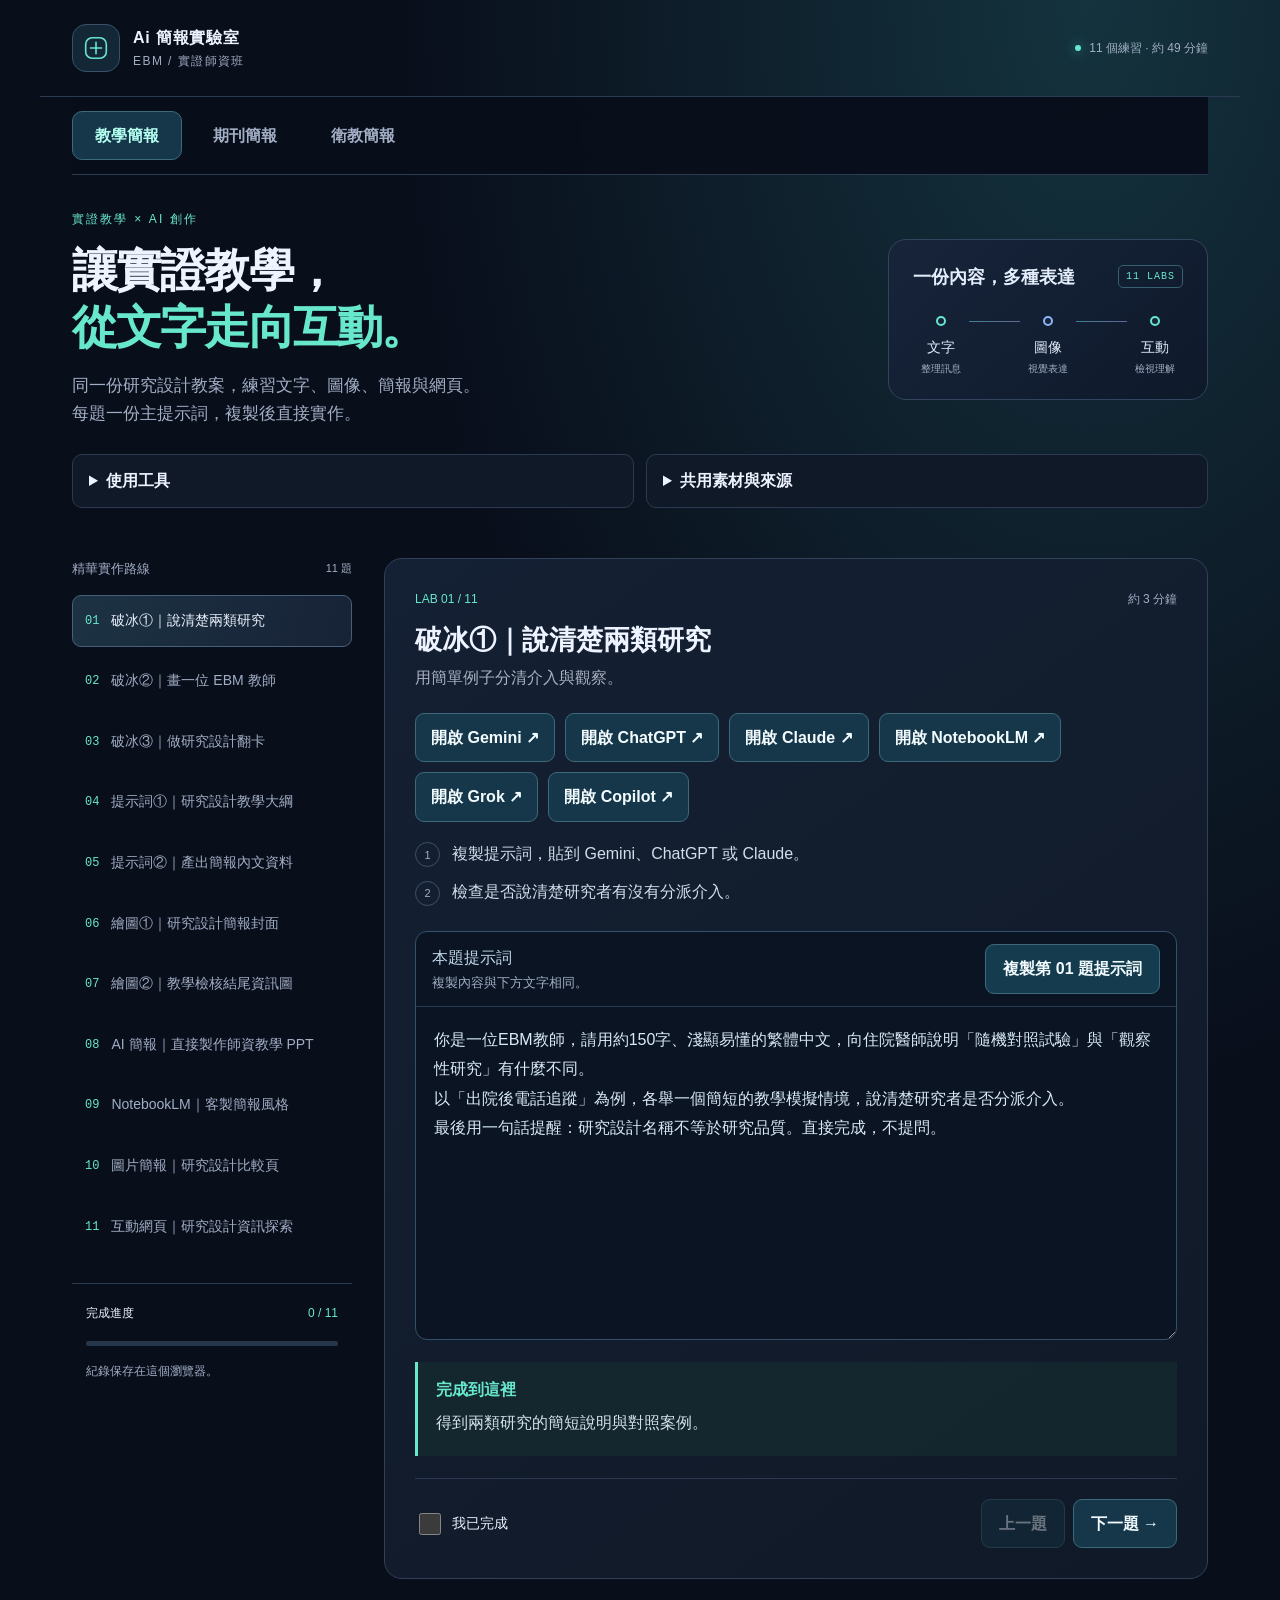
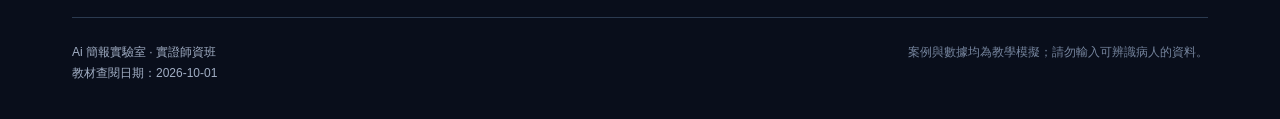
<file: index.html>
<!doctype html><html lang="zh-Hant"><head><meta charset="utf-8"><meta name="viewport" content="width=device-width,initial-scale=1"><meta name="color-scheme" content="dark"><meta name="description" content="EBM教學教師AI精華實作：文字、繪圖、簡報與互動網頁。"><title>Ai 簡報實驗室｜教學簡報</title><link rel="icon" href="favicon.svg"><link rel="stylesheet" href="style.css?v=20261107-journal"></head><body><a class="skip" href="#lesson">跳到練習</a><header><a class="brand" href="index.html"><span class="brand-icon" aria-hidden="true"><svg viewBox="0 0 32 32" fill="none"><rect x="5" y="5" width="22" height="22" rx="7"/><path d="M16 10v12M10 16h12"/></svg></span><span>Ai 簡報實驗室<small>EBM / 實證師資班</small></span></a><span class="status"><span class="dot"></span>11 個練習 · 約 49 分鐘</span></header><main><nav class="course-tabs" aria-label="課程分頁"><a href="index.html" aria-current="page">教學簡報</a><a href="journal.html">期刊簡報</a><a href="health.html">衛教簡報</a></nav><section class="intro"><div><p class="eyebrow">實證教學 × AI 創作</p><h1>讓實證教學，<br><span>從文字走向互動。</span></h1><p class="lead">同一份研究設計教案，練習文字、圖像、簡報與網頁。<br>每題一份主提示詞，複製後直接實作。</p></div><div class="route-art" aria-hidden="true"><div class="travel-top">一份內容，多種表達<span class="travel-tag">11 LABS</span></div><div class="travel-route"><span class="travel-stop"><i></i><b>文字</b><small>整理訊息</small></span><span class="travel-connector"></span><span class="travel-stop"><i></i><b>圖像</b><small>視覺表達</small></span><span class="travel-connector"></span><span class="travel-stop"><i></i><b>互動</b><small>檢視理解</small></span></div></div></section><section class="setup" aria-label="課前準備"><details><summary>使用工具</summary><div class="setup-body"><div class="tool-links"><a href="https://gemini.google.com/" target="_blank" rel="noopener noreferrer">Gemini ↗</a><a href="https://chatgpt.com/" target="_blank" rel="noopener noreferrer">ChatGPT ↗</a><a href="https://claude.ai/" target="_blank" rel="noopener noreferrer">Claude ↗</a><a href="https://notebooklm.google.com/" target="_blank" rel="noopener noreferrer">NotebookLM ↗</a><a href="https://grok.com/" target="_blank" rel="noopener noreferrer">Grok ↗</a><a href="https://copilot.microsoft.com/" target="_blank" rel="noopener noreferrer">Copilot ↗</a></div><p>先登入工具。圖片生成、PPTX 與簡報功能依工具及帳號而異，無法使用時可跟著講師示範。</p></div></details><details><summary>共用素材與來源</summary><div class="setup-body"><p>本課以 EBM 教師示範「如何教隨機對照試驗與觀察性研究」為情境。案例與數據均為教學模擬，不代表真實研究。</p><button data-source>複製共用素材</button> <a href="EBM六頁教學素材.txt" download>下載文字檔</a><details><summary>查看六頁素材</summary><pre id="sourceText"></pre></details><a href="https://www.cebm.ox.ac.uk/resources/ebm-tools/study-designs" target="_blank" rel="noopener noreferrer">Oxford CEBM：研究設計 ↗</a><br><a href="https://casp-uk.net/casp-tools-checklists/" target="_blank" rel="noopener noreferrer">CASP：文獻評讀工具 ↗</a></div></details></section><div class="workspace"><aside><div class="list-head"><h2>精華實作路線</h2><span>11 題</span></div><nav id="lessons" aria-label="練習題目"></nav><div class="progress-box"><div><span>完成進度</span><strong id="progressText">0 / 11</strong></div><progress id="progress" max="11" value="0" aria-label="已完成題數"></progress><p>紀錄保存在這個瀏覽器。</p></div></aside><article id="lesson" tabindex="-1" aria-labelledby="lessonTitle"></article></div><footer><div>Ai 簡報實驗室 · 實證師資班<br>教材查閱日期：2026-10-01</div><span>案例與數據均為教學模擬；請勿輸入可辨識病人的資料。</span></footer></main><div id="toast" role="status" aria-live="polite"></div><dialog id="copyDialog"><h2>手動複製</h2><p>請全選下方內容，再複製到 AI 工具。</p><textarea id="manualCopy" readonly aria-label="待複製的提示詞"></textarea><button id="selectCopy">全選文字</button> <button id="closeCopy">關閉</button></dialog><dialog id="completionDialog" aria-labelledby="completionTitle" aria-describedby="completionMessage"><div class="celebration-particles" aria-hidden="true"></div><div class="completion-badge" aria-hidden="true">✓</div><p class="completion-label">全部練習完成</p><h2 id="completionTitle">恭喜你，完成 100%！</h2><p id="completionMessage">你已完成全部練習。</p><p class="completion-encouragement">把今天的靈感帶進教學，讓 AI 成為你的創作夥伴。</p><button id="closeCompletion" autofocus>太棒了！繼續探索</button></dialog><script src="course.js?v=20261107-journal"></script><script src="app.js?v=20261114-health"></script></body></html>
</file>
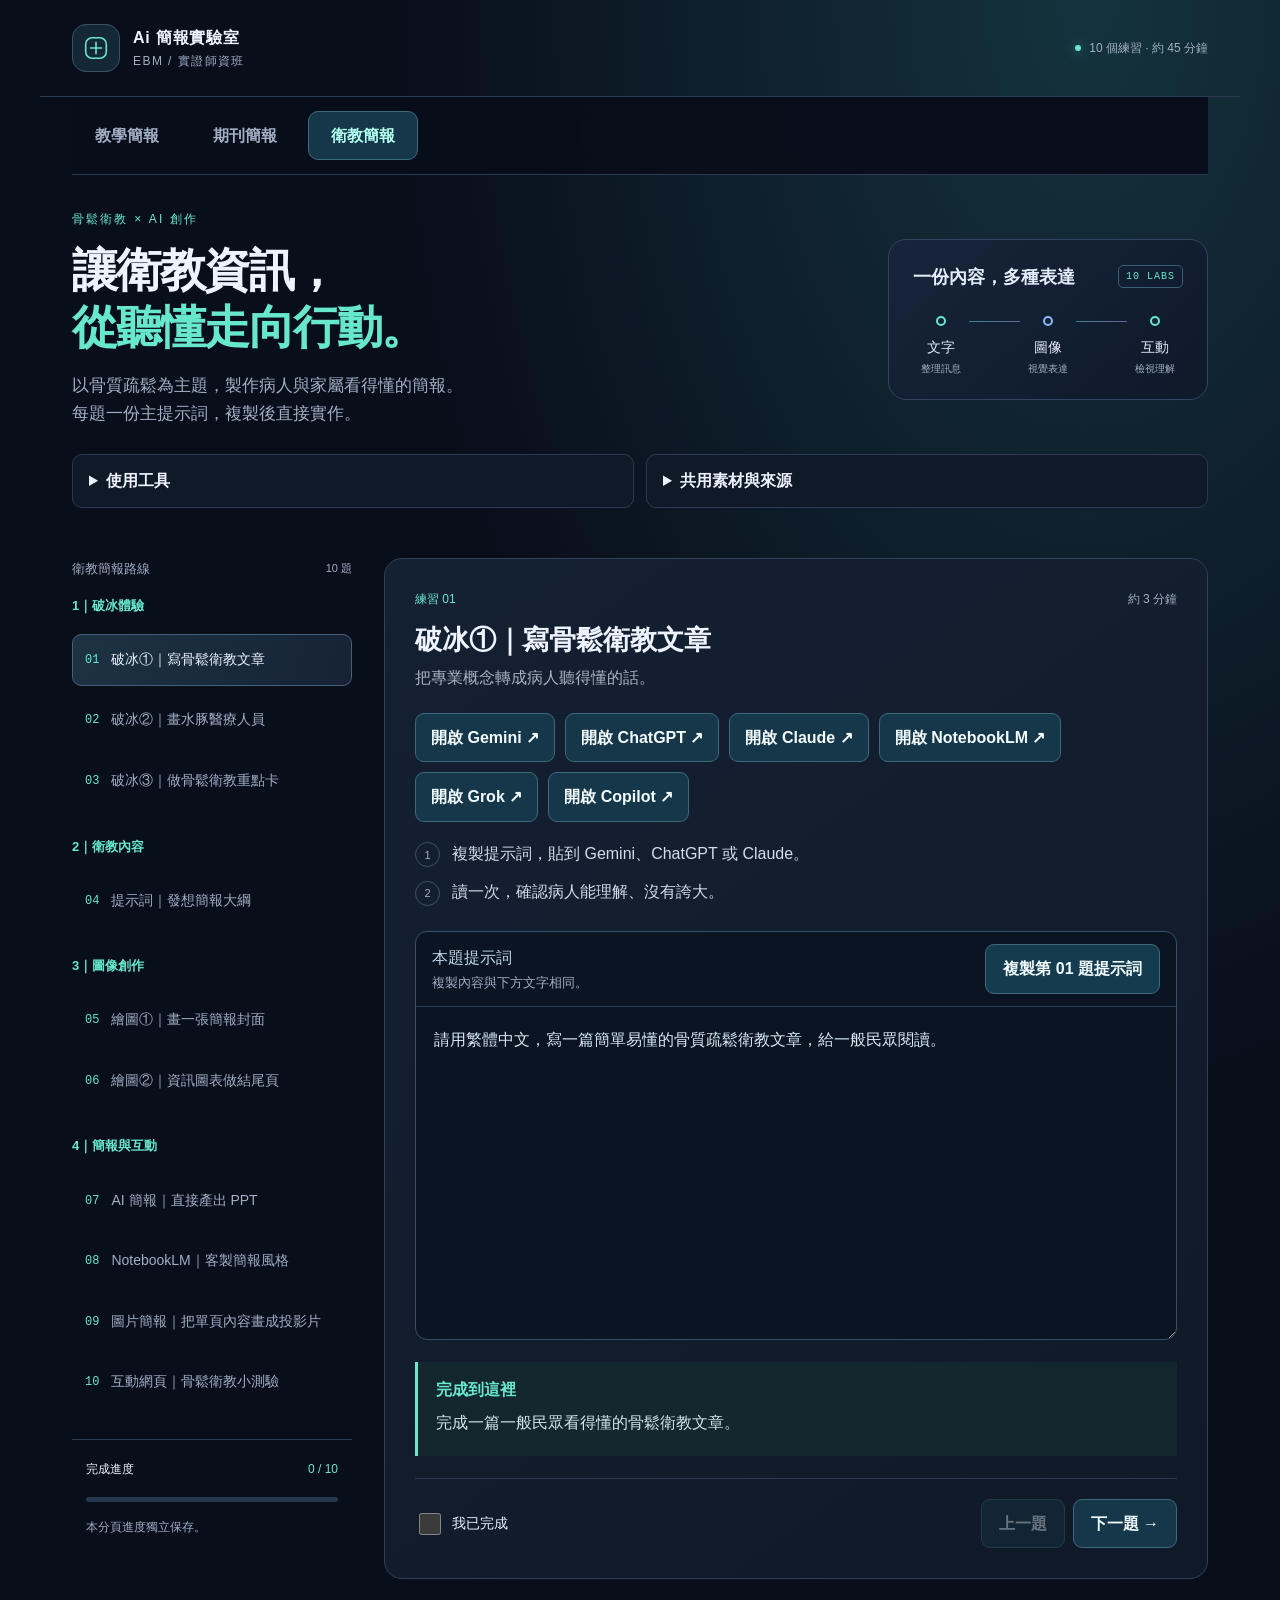
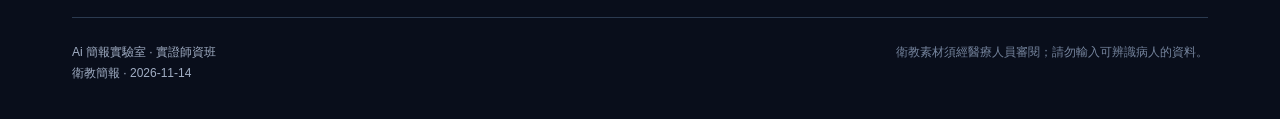
<file: health.html>
<!doctype html><html lang="zh-Hant"><head><meta charset="utf-8"><meta name="viewport" content="width=device-width,initial-scale=1"><meta name="color-scheme" content="dark"><meta name="description" content="以骨質疏鬆為主題的衛教簡報實作：破冰、文字、繪圖、AI簡報、NotebookLM與互動網頁。"><title>衛教簡報｜Ai 簡報實驗室</title><link rel="icon" href="favicon.svg"><link rel="stylesheet" href="style.css?v=20261107-journal"></head><body><a class="skip" href="#lesson">跳到練習</a><header><a class="brand" href="index.html"><span class="brand-icon" aria-hidden="true"><svg viewBox="0 0 32 32" fill="none"><rect x="5" y="5" width="22" height="22" rx="7"/><path d="M16 10v12M10 16h12"/></svg></span><span>Ai 簡報實驗室<small>EBM / 實證師資班</small></span></a><span class="status"><span class="dot"></span>10 個練習 · 約 45 分鐘</span></header><main><nav class="course-tabs" aria-label="課程分頁"><a href="index.html">教學簡報</a><a href="journal.html">期刊簡報</a><a href="health.html" aria-current="page">衛教簡報</a></nav><section class="intro"><div><p class="eyebrow">骨鬆衛教 × AI 創作</p><h1>讓衛教資訊，<br><span>從聽懂走向行動。</span></h1><p class="lead">以骨質疏鬆為主題，製作病人與家屬看得懂的簡報。<br>每題一份主提示詞，複製後直接實作。</p></div><div class="route-art" aria-hidden="true"><div class="travel-top">一份內容，多種表達<span class="travel-tag">10 LABS</span></div><div class="travel-route"><span class="travel-stop"><i></i><b>文字</b><small>整理訊息</small></span><span class="travel-connector"></span><span class="travel-stop"><i></i><b>圖像</b><small>視覺表達</small></span><span class="travel-connector"></span><span class="travel-stop"><i></i><b>互動</b><small>檢視理解</small></span></div></div></section><section class="setup" aria-label="課前準備"><details><summary>使用工具</summary><div class="setup-body"><div class="tool-links"><a href="https://gemini.google.com/" target="_blank" rel="noopener noreferrer">Gemini ↗</a><a href="https://chatgpt.com/" target="_blank" rel="noopener noreferrer">ChatGPT ↗</a><a href="https://claude.ai/" target="_blank" rel="noopener noreferrer">Claude ↗</a><a href="https://notebooklm.google.com/" target="_blank" rel="noopener noreferrer">NotebookLM ↗</a><a href="https://grok.com/" target="_blank" rel="noopener noreferrer">Grok ↗</a><a href="https://copilot.microsoft.com/" target="_blank" rel="noopener noreferrer">Copilot ↗</a></div><p>先登入工具。圖片生成、PPTX 與簡報功能依工具及帳號而異，無法使用時可跟著講師示範。</p></div></details><details><summary>共用素材與來源</summary><div class="setup-body"><p>本課以醫療人員製作五分鐘骨鬆衛教簡報為情境。使用繁體中文與白話說明，共用素材供課堂練習，正式使用前請由醫療人員審閱。</p><button data-source>複製共用素材</button> <a href="骨鬆衛教六頁素材.txt" download>下載文字檔</a><details><summary>查看六頁素材</summary><pre id="sourceText"></pre></details><a href="https://www.hpa.gov.tw/Pages/Detail.aspx?nodeid=4878&amp;pid=19515" target="_blank" rel="noopener noreferrer">國民健康署：鞏固骨骼健康 ↗</a><br><a href="https://www.niams.nih.gov/health-topics/osteoporosis/diagnosis-treatment-and-steps-to-take" target="_blank" rel="noopener noreferrer">NIAMS：骨質疏鬆照護 ↗</a></div></details></section><div class="workspace"><aside><div class="list-head"><h2>衛教簡報路線</h2><span>10 題</span></div><nav id="lessons" aria-label="練習題目"></nav><div class="progress-box"><div><span>完成進度</span><strong id="progressText">0 / 10</strong></div><progress id="progress" max="10" value="0" aria-label="已完成題數"></progress><p>本分頁進度獨立保存。</p></div></aside><article id="lesson" tabindex="-1" aria-labelledby="lessonTitle"></article></div><footer><div>Ai 簡報實驗室 · 實證師資班<br>衛教簡報 · 2026-11-14</div><span>衛教素材須經醫療人員審閱；請勿輸入可辨識病人的資料。</span></footer></main><div id="toast" role="status" aria-live="polite"></div><dialog id="copyDialog"><h2>手動複製</h2><p>請全選下方內容，再複製到 AI 工具。</p><textarea id="manualCopy" readonly aria-label="待複製的提示詞"></textarea><button id="selectCopy">全選文字</button> <button id="closeCopy">關閉</button></dialog><dialog id="completionDialog" aria-labelledby="completionTitle" aria-describedby="completionMessage"><div class="celebration-particles" aria-hidden="true"></div><div class="completion-badge" aria-hidden="true">✓</div><p class="completion-label">全部練習完成</p><h2 id="completionTitle">恭喜你，完成 100%！</h2><p id="completionMessage">你已完成全部練習。</p><p class="completion-encouragement">把今天的成果帶進衛教，讓專業資訊更容易理解。</p><button id="closeCompletion" autofocus>太棒了！繼續探索</button></dialog><script src="health-course.js?v=20261114-style"></script><script src="app.js?v=20261114-health"></script></body></html>
</file>
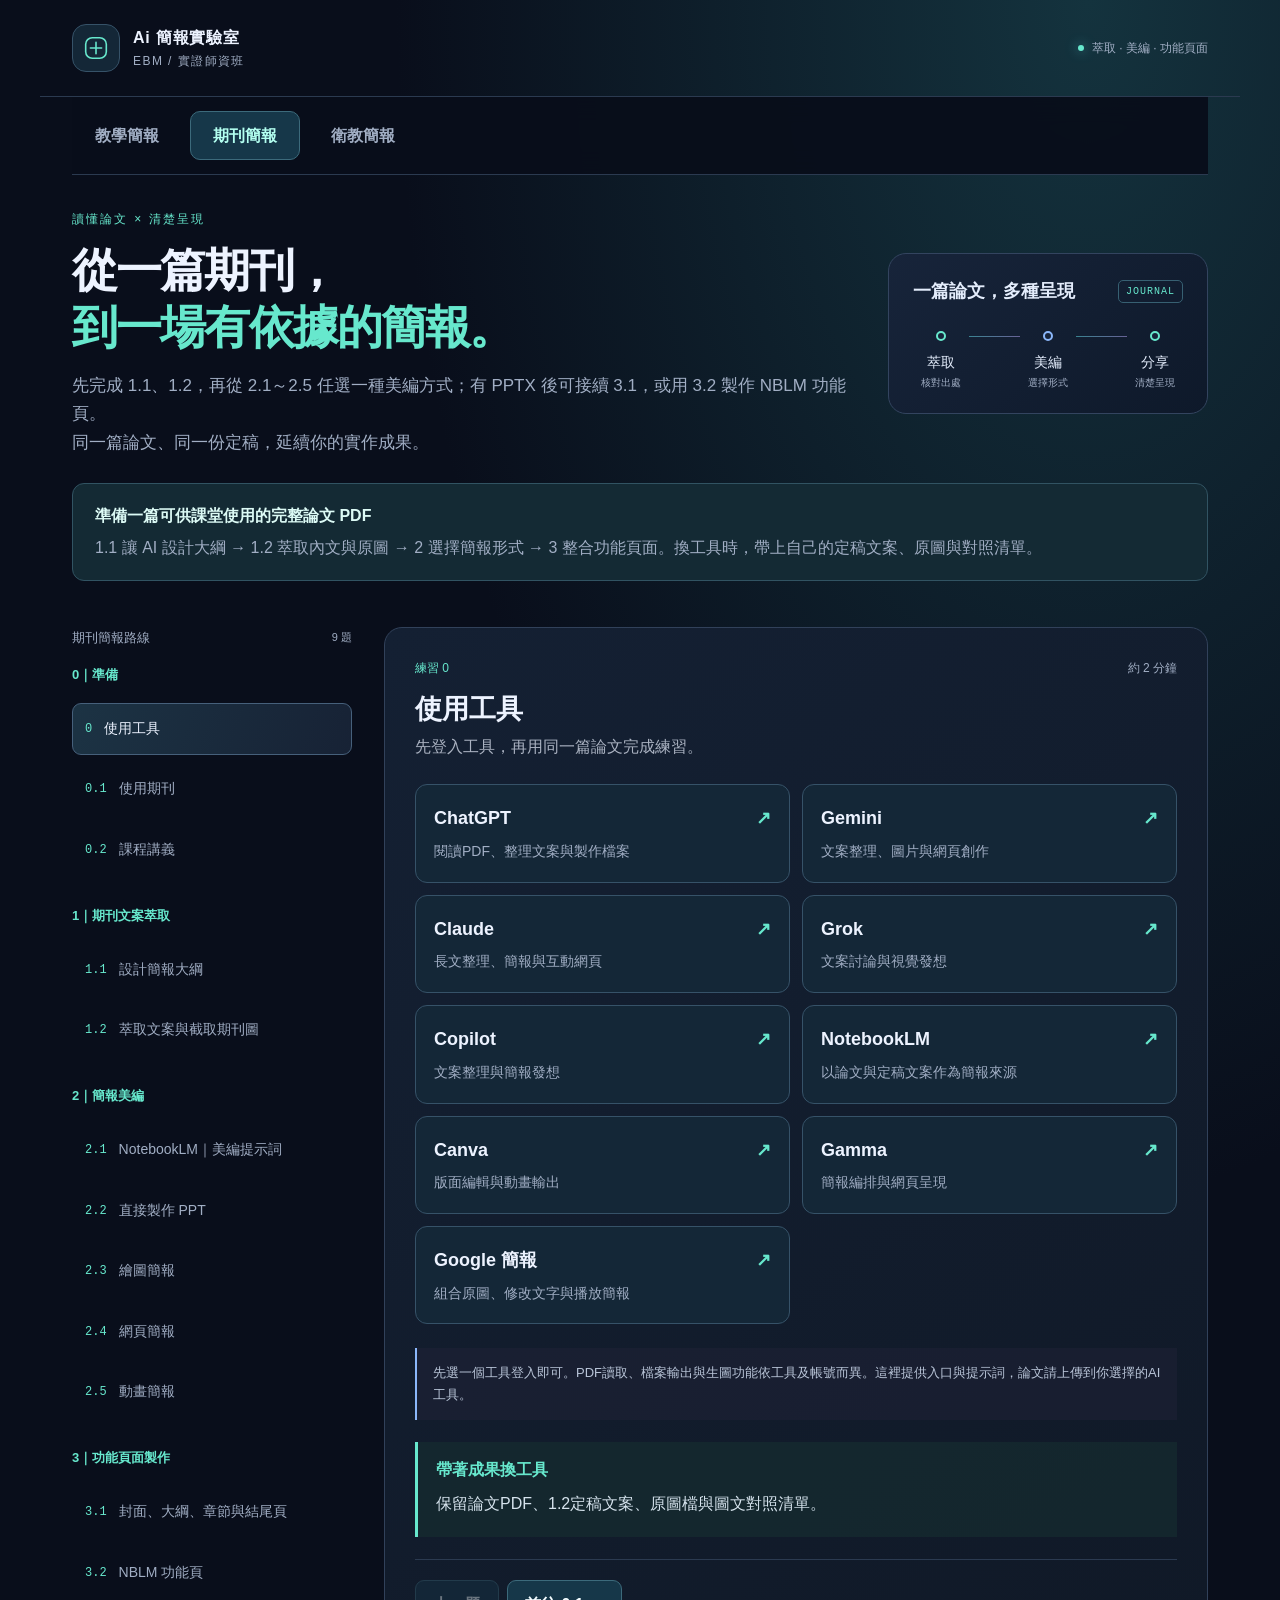
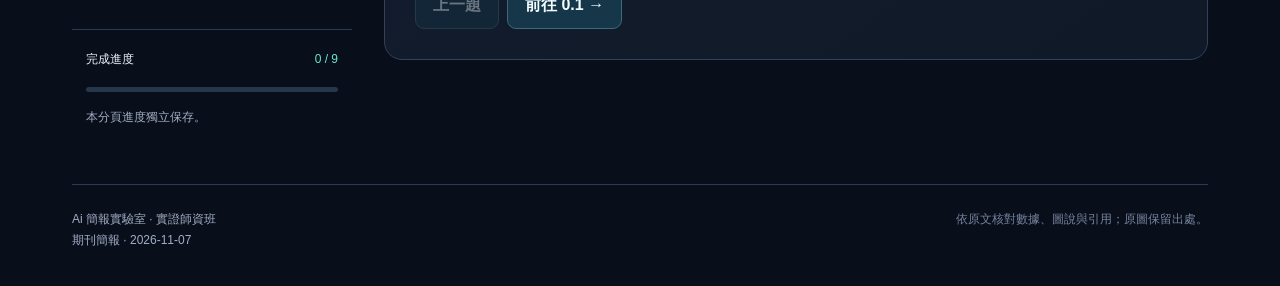
<file: journal.html>
<!doctype html><html lang="zh-Hant"><head><meta charset="utf-8"><meta name="viewport" content="width=device-width,initial-scale=1"><meta name="color-scheme" content="dark"><meta name="description" content="期刊簡報實作：萃取論文、大綱與原圖，銜接五種AI簡報製作方式。"><title>期刊簡報｜Ai 簡報實驗室</title><link rel="icon" href="favicon.svg"><link rel="stylesheet" href="style.css?v=20261107-journal"></head><body><a class="skip" href="#lesson">跳到練習</a><header><a class="brand" href="index.html"><span class="brand-icon" aria-hidden="true"><svg viewBox="0 0 32 32" fill="none"><rect x="5" y="5" width="22" height="22" rx="7"/><path d="M16 10v12M10 16h12"/></svg></span><span>Ai 簡報實驗室<small>EBM / 實證師資班</small></span></a><span class="status"><span class="dot"></span>萃取 · 美編 · 功能頁面</span></header><main><nav class="course-tabs" aria-label="課程分頁"><a href="index.html">教學簡報</a><a href="journal.html" aria-current="page">期刊簡報</a><a href="health.html">衛教簡報</a></nav><section class="intro"><div><p class="eyebrow">讀懂論文 × 清楚呈現</p><h1>從一篇期刊，<br><span>到一場有依據的簡報。</span></h1><p class="lead">先完成 1.1、1.2，再從 2.1～2.5 任選一種美編方式；有 PPTX 後可接續 3.1，或用 3.2 製作 NBLM 功能頁。<br>同一篇論文、同一份定稿，延續你的實作成果。</p></div><div class="route-art" aria-hidden="true"><div class="travel-top">一篇論文，多種呈現<span class="travel-tag">JOURNAL</span></div><div class="travel-route"><span class="travel-stop"><i></i><b>萃取</b><small>核對出處</small></span><span class="travel-connector"></span><span class="travel-stop"><i></i><b>美編</b><small>選擇形式</small></span><span class="travel-connector"></span><span class="travel-stop"><i></i><b>分享</b><small>清楚呈現</small></span></div></div></section>
<section class="journal-handoff" aria-label="實作流程"><strong>準備一篇可供課堂使用的完整論文 PDF</strong><p>1.1 讓 AI 設計大綱 → 1.2 萃取內文與原圖 → 2 選擇簡報形式 → 3 整合功能頁面。換工具時，帶上自己的定稿文案、原圖與對照清單。</p></section>
<div class="workspace"><aside><div class="list-head"><h2>期刊簡報路線</h2><span>9 題</span></div><nav id="lessons" aria-label="練習題目"></nav><div class="progress-box"><div><span>完成進度</span><strong id="progressText">0 / 9</strong></div><progress id="progress" max="9" value="0" aria-label="已完成題數"></progress><p>本分頁進度獨立保存。</p></div></aside><article id="lesson" tabindex="-1" aria-labelledby="lessonTitle"></article></div><footer><div>Ai 簡報實驗室 · 實證師資班<br>期刊簡報 · 2026-11-07</div><span>依原文核對數據、圖說與引用；原圖保留出處。</span></footer></main><div id="toast" role="status" aria-live="polite"></div><dialog id="copyDialog"><h2>手動複製</h2><p>請全選下方內容，再複製到 AI 工具。</p><textarea id="manualCopy" readonly aria-label="待複製的提示詞"></textarea><button id="selectCopy">全選文字</button> <button id="closeCopy">關閉</button></dialog><dialog id="completionDialog" aria-labelledby="completionTitle" aria-describedby="completionMessage"><div class="celebration-particles" aria-hidden="true"></div><div class="completion-badge" aria-hidden="true">✓</div><p class="completion-label">全部練習完成</p><h2 id="completionTitle">恭喜你，完成 100%！</h2><p id="completionMessage">你已完成全部練習。</p><p class="completion-encouragement">把今天的靈感帶進教學，讓 AI 成為你的創作夥伴。</p><button id="closeCompletion" autofocus>太棒了！繼續探索</button></dialog><script src="journal-course.js?v=20261107-academic-en"></script><script src="app.js?v=20261114-health"></script></body></html>
</file>
<file: style.css>
:root{color-scheme:dark;--bg:#090e1b;--panel:#111b2c;--line:#2b3a50;--ink:#edf3ff;--muted:#a1aec4;--cyan:#62e5ee;--purple:#bca6fa}*{box-sizing:border-box}html{scroll-behavior:smooth}body{margin:0;background:radial-gradient(ellipse at 88% 0%,#1b2345 0,transparent 38%),var(--bg);color:var(--ink);font:16px/1.7 -apple-system,BlinkMacSystemFont,"Noto Sans TC","Microsoft JhengHei",sans-serif}button,input,textarea{font:inherit}button,a,summary{-webkit-tap-highlight-color:transparent}button,summary{cursor:pointer}a{color:var(--cyan);text-underline-offset:4px}button{border:1px solid #3c6a7b;background:#163749;color:#f2fcff;border-radius:9px;padding:10px 17px;font-weight:600}button:hover{background:#205067;border-color:var(--cyan)}button:disabled{opacity:.4;cursor:default}a:focus-visible,button:focus-visible,summary:focus-visible,textarea:focus-visible,input:focus-visible{outline:3px solid var(--cyan);outline-offset:4px}.skip{position:fixed;top:-100px;left:20px;z-index:20;background:var(--panel);padding:12px}.skip:focus{top:10px}header{max-width:1200px;margin:auto;padding:24px 32px;display:flex;align-items:center;justify-content:space-between;border-bottom:1px solid var(--line)}.brand{display:flex;align-items:center;gap:13px;text-decoration:none;color:var(--ink);font-weight:750;letter-spacing:.05em}.brand-icon{font-size:31px;color:var(--cyan);width:49px;height:49px;display:grid;place-items:center;background:#142737;border:1px solid #365268;border-radius:14px}.brand small{display:block;font-size:11px;color:var(--muted);font-weight:500;letter-spacing:.12em}.status{font-size:12px;color:var(--muted);display:flex;align-items:center;gap:8px}.dot{height:6px;width:6px;background:var(--cyan);border-radius:50%;box-shadow:0 0 12px #62e5ee99}main{max-width:1200px;margin:auto;padding:0 32px}.intro{display:flex;justify-content:space-between;align-items:center;padding:34px 0 25px;gap:20px}.eyebrow{color:var(--cyan);font-size:12px;letter-spacing:.18em;margin:0 0 12px}h1{font-size:clamp(30px,4vw,46px);line-height:1.25;letter-spacing:-.04em;margin:0 0 15px}h1 span{color:var(--cyan)}.lead{color:var(--muted);font-size:15px;margin:0}.route-art{width:320px;flex:0 0 320px;padding:22px 24px;border:1px solid #33445f;border-radius:18px;background:linear-gradient(140deg,#17243a,#0e192a)}.travel-top{display:flex;align-items:center;justify-content:space-between;color:#e4edfc;font-size:18px;font-weight:650}.travel-tag{font:10px/1.5 ui-monospace,monospace;letter-spacing:.1em;color:var(--cyan);border:1px solid #376072;border-radius:5px;padding:3px 7px}.travel-route{display:flex;align-items:flex-start;margin-top:24px}.travel-stop{display:flex;flex:0 0 56px;align-items:center;flex-direction:column}.travel-stop i{width:10px;height:10px;border:2px solid var(--cyan);border-radius:50%;background:#17243a}.travel-stop:nth-of-type(3) i{border-color:var(--purple)}.travel-stop b{font-size:14px;font-weight:500;margin-top:10px;color:#e4edfc}.travel-stop small{font-size:10px;color:var(--muted);white-space:nowrap}.travel-connector{height:1px;background:linear-gradient(90deg,#62e5ee80,#bca6fa80);flex:1;margin-top:5px}
.setup{display:grid;grid-template-columns:1fr 1fr;gap:12px;margin-bottom:24px;align-items:start}.setup>details{background:#101928;border:1px solid var(--line);border-radius:10px;padding:12px 16px}.setup summary{font-size:14px;font-weight:650}.setup summary>span{font-size:11px;display:inline-block;color:var(--muted);font-weight:400;margin-left:12px}.setup-body{font-size:14px;padding-top:8px}.setup-body p{color:var(--muted)}.tool-links{display:flex;gap:8px;flex-wrap:wrap}.tool-links a{border:1px solid var(--line);border-radius:7px;padding:7px 11px;text-decoration:none}.small{font-size:12px}.material-grid{display:grid;gap:16px}h3{font-size:15px}pre{white-space:pre-wrap;overflow-wrap:anywhere;font:14px/1.8 inherit;color:var(--muted)}.tabs{display:flex;gap:7px;padding:10px 0 14px;border-bottom:1px solid var(--line);overflow:auto}.tabs button{background:transparent;border-color:transparent;color:var(--muted);white-space:nowrap;padding:12px 16px}.tabs button small{font-size:10px;opacity:.8;margin-left:6px}.tabs button[aria-pressed=true]{color:var(--cyan);background:#163340;border-color:#376072}.workspace{display:grid;grid-template-columns:250px minmax(0,1fr);gap:32px;padding:26px 0 38px;align-items:start}.list-head{display:flex;align-items:center;justify-content:space-between;margin-bottom:15px}.list-head h2{font-size:13px;margin:0;color:var(--muted);font-weight:500}.list-head span{font-size:11px;color:var(--muted)}#lessons{display:grid;gap:8px}#lessons button{text-align:left;display:flex;align-items:flex-start;gap:12px;padding:14px 12px;border:1px solid transparent;background:transparent;color:var(--muted);font-size:14px;line-height:1.5;font-weight:500}#lessons button[aria-current=step]{background:linear-gradient(110deg,#1c3344,#172235);border-color:#46607b;color:var(--ink)}.num{font:12px/1.8 ui-monospace,monospace;color:var(--cyan);padding-top:1px}.done-mark{margin-left:auto;color:var(--cyan)}.progress-box{margin-top:30px;padding:19px 14px;border-top:1px solid var(--line)}.progress-box>div{display:flex;justify-content:space-between;font-size:12px}.progress-box strong{color:var(--cyan);font-weight:500}progress{width:100%;height:5px;border:0;margin-top:12px;accent-color:var(--cyan);border-radius:5px;overflow:hidden}progress::-webkit-progress-bar{background:#26364b}progress::-webkit-progress-value{background:var(--cyan)}.progress-box p{color:var(--muted);font-size:12px;margin:10px 0 0}article{background:linear-gradient(145deg,#142033,#101927);border:1px solid #31415a;border-radius:18px;padding:30px;min-width:0;scroll-margin-top:22px}article:focus{outline:none}.meta{display:flex;justify-content:space-between;font-size:12px;color:var(--cyan);gap:10px}.meta span:last-child{color:var(--muted)}article h2{font-size:26px;line-height:1.45;margin:12px 0 4px}.learning-point{margin:0 0 22px;color:#aab2c1;font-size:14px}.steps{padding:0;list-style:none;display:grid;gap:11px;margin-bottom:25px;counter-reset:step}.steps li{font-size:14px;display:flex;gap:12px;align-items:baseline;color:#d4ddec;counter-increment:step}.steps li:before{content:counter(step);border:1px solid #3d5068;color:var(--muted);border-radius:50%;flex:0 0 23px;height:23px;display:grid;place-items:center;font-size:11px}.prompt{border:1px solid #34516b;border-radius:12px;overflow:hidden;background:#0a1423}.prompt-head{padding:12px 16px;border-bottom:1px solid #283d54;display:flex;align-items:center;justify-content:space-between;gap:10px}.prompt-head label{font-size:13px;color:#c3daec}.prompt-head label small{display:block;font-size:10px;color:var(--muted);font-weight:400}.prompt-head button{font-size:13px;white-space:nowrap;background:#153c4e}.prompt textarea{width:100%;border:0;display:block;background:transparent;color:#d9e9f6;padding:18px;resize:vertical;line-height:1.9;font-size:14px;min-height:170px;max-height:500px}.prompt textarea:focus{outline-offset:-4px}.tip{padding:14px 16px;border-left:2px solid var(--purple);color:#b9c5d8;background:#24233a66;font-size:13px;margin:18px 0}.extra{margin:18px 0;font-size:14px}.extra p{color:var(--muted)}.checks{border:0;padding:0;margin:23px 0;display:grid;gap:8px}.checks legend{font-size:13px;margin-bottom:10px;color:var(--cyan)}.checks label{font-size:13px;color:#c3ccdc;display:flex;gap:9px;align-items:baseline}input[type=checkbox]{accent-color:var(--cyan);width:16px;height:16px}.lesson-bottom{border-top:1px solid var(--line);padding-top:20px;display:flex;justify-content:space-between;gap:12px;flex-wrap:wrap}.finish{font-size:14px;display:flex;align-items:center;gap:8px}.actions{display:flex;gap:8px}.quiet{background:transparent;border-color:var(--line);color:var(--muted);font-size:12px}.end-note{font-size:14px;color:var(--cyan)}footer{padding:24px 0 36px;border-top:1px solid var(--line);display:flex;gap:20px;align-items:flex-start;font-size:12px;color:var(--muted);flex-wrap:wrap}footer>div{margin-right:auto}footer span{color:#75849d}footer details{max-width:510px}footer details a{display:block;margin:8px 0}footer p{line-height:1.8}#toast{position:fixed;bottom:22px;left:50%;transform:translateX(-50%);background:#d2f6f4;color:#102c30;border-radius:9px;padding:10px 20px;box-shadow:0 6px 30px #0007;font-size:14px;z-index:10;max-width:90%;opacity:0;pointer-events:none}#toast.show{opacity:1}dialog{background:var(--panel);color:var(--ink);border:1px solid var(--line);border-radius:15px;width:min(650px,92vw);padding:24px}dialog::backdrop{background:#000b}dialog textarea{width:100%;height:260px;background:var(--bg);color:var(--ink);border:1px solid var(--line);padding:14px;margin-bottom:14px}@media(max-width:760px){header{padding:17px 20px}.status{display:none}main{padding:0 20px}.intro{padding:28px 0}.route-art{display:none}.setup{grid-template-columns:1fr}.workspace{grid-template-columns:1fr;gap:16px;padding-top:16px}.tabs button{padding:10px 12px}.tabs small{display:none}.progress-box{display:none}#lessons{display:flex;overflow-x:auto;gap:8px;padding-bottom:5px}#lessons button{min-width:175px;font-size:12px;padding:10px}.list-head{margin-bottom:8px}article{padding:22px 18px}article h2{font-size:23px}.prompt-head{padding:10px}.lesson-bottom{align-items:center}footer{gap:15px}.setup summary>span{font-size:10px}}@media(max-width:420px){.route-art{display:none}h1{font-size:32px}.prompt-head label small{max-width:125px}.setup summary>span{display:block;margin:3px 0 0 16px}}@media(prefers-reduced-motion:reduce){html{scroll-behavior:auto}}
/* Keep horizontal lesson navigation inside narrow screens. */
.workspace>aside{min-width:0}.steps li{overflow-wrap:anywhere}footer details{min-width:0;overflow-wrap:anywhere}@media(max-width:760px){.workspace{grid-template-columns:minmax(0,1fr)}.prompt-head{flex-wrap:wrap}}

.brand-icon{flex:0 0 48px;width:48px;height:48px;line-height:1}.brand-icon svg{display:block;width:30px;height:30px;stroke:currentColor;stroke-width:1.7;stroke-linecap:round;stroke-linejoin:round}

.practice-blocks{display:grid;gap:14px;margin:20px 0}.practice-block{padding:18px;border:1px solid #46516d;border-radius:12px;background:#1c2337}.practice-block h3{margin:0 0 8px;font-size:18px}.practice-block p{color:var(--muted);margin:6px 0 12px}.practice-prompt{white-space:pre-wrap;color:#d9e9f6;font-size:16px;line-height:1.9;margin-bottom:14px}.practice-block button{min-height:48px}.prompt textarea{font-size:16px}.extra p{white-space:pre-wrap}

.icebreaker-tools{margin:18px 0 24px;padding:18px;border:1px solid #34516b;border-radius:12px;background:#101c2d}.icebreaker-tools h3{margin:0 0 12px;font-size:18px}.icebreaker-tools>div{display:flex;flex-wrap:wrap;gap:12px}.icebreaker-tools a{display:inline-flex;align-items:center;justify-content:center;min-height:48px;padding:10px 18px;border:1px solid #3c6a7b;border-radius:9px;background:#163749;color:#f2fcff;text-decoration:none;font-size:18px;font-weight:600}.icebreaker-tools a:hover{background:#205067;border-color:var(--cyan)}.icebreaker-tools p{margin:12px 0 0;font-size:15px;color:var(--muted)}@media(max-width:420px){.icebreaker-tools a{width:100%}}
:root{--cyan:#67e8cd;--purple:#8bb7fa}body{background:radial-gradient(ellipse at 85% 0%,#14333e 0,transparent 45%),#090e1b}.workspace{grid-template-columns:280px minmax(0,1fr)}.lead{font-size:17px}.learning-point{font-size:16px}.steps li{font-size:16px}.prompt textarea{font-size:16px;line-height:1.85;min-height:300px;max-height:600px}.prompt-head label small{font-size:13px;max-width:320px}.prompt-head label{font-size:16px}.prompt-head button{font-size:16px;min-height:48px}.launch-links{display:flex;gap:10px;flex-wrap:wrap;margin:18px 0}.launch-links a{background:#163749;border:1px solid #3c6a7b;color:#f2fcff;padding:10px 15px;min-height:48px;border-radius:9px;text-decoration:none;font-weight:600}.launch-links a:hover{background:#205067}.finish-target{border-left:3px solid var(--cyan);padding:14px 18px;background:#17313288;margin:22px 0}.finish-target strong{color:var(--cyan)}.finish-target p{margin:6px 0;color:#d6e3ed}.source-action{display:flex;align-items:center;gap:14px;flex-wrap:wrap;margin:18px 0}.source-action span{color:var(--muted);font-size:14px}#sourceText{font-family:inherit;font-size:15px;max-height:380px;overflow:auto}.setup summary{font-size:16px}.brand small{font-size:12px}.finish input{width:22px;height:22px}.actions button{min-height:44px}.prompt-head{flex-wrap:wrap}.travel-top{gap:12px}.travel-tag{white-space:nowrap}article h2{font-size:27px}@media(max-width:760px){.workspace{grid-template-columns:minmax(0,1fr)}#lessons button{min-width:215px;font-size:15px}.progress-box{display:block;margin-top:8px;padding:10px}.progress-box p{display:none}.meta{font-size:13px}.prompt-head button{width:100%}.prompt-head label small{max-width:none}.lesson-bottom .actions{width:100%;justify-content:space-between}}

/* Completion celebration: finite animation, with a static reduced-motion view. */
#completionDialog{width:min(520px,92vw);max-height:90dvh;overflow:auto;text-align:center;padding:40px 28px;border:1px solid #67e8cd88;background:radial-gradient(circle at 50% 0%,#204b51,#101b2d 65%);box-shadow:0 0 70px #67e8cd22}
#completionDialog::backdrop{background:#030812d9}
#completionDialog h2{font-size:clamp(24px,5vw,32px);margin:12px 0;color:#f3fffc}
.completion-badge{display:grid;place-items:center;width:80px;height:80px;margin:0 auto 20px;border:2px solid var(--cyan);border-radius:50%;font-size:44px;color:var(--cyan);background:#143d3e}
.completion-label{color:var(--cyan);letter-spacing:3px;font-size:14px}.completion-encouragement{color:#abbdd0}#completionDialog p{line-height:1.8}#closeCompletion{margin-top:16px;min-height:48px;background:#67e8cd;color:#09242c;font-weight:700;border:0;padding:12px 24px;border-radius:10px}
.celebration-particles{position:absolute;inset:0;overflow:hidden;pointer-events:none;border-radius:inherit}.celebration-particles i{position:absolute;left:var(--x);top:-15px;width:7px;height:14px;background:var(--color);opacity:0;animation:celebrate-fall 2.4s var(--delay) ease-out both}
@keyframes celebrate-fall{0%{opacity:0;transform:translateY(0) rotate(0)}15%{opacity:1}100%{opacity:0;transform:translateY(460px) rotate(var(--turn))}}
@media(prefers-reduced-motion:reduce){.celebration-particles{display:none}}
/* Two course pages share a navigation and retain independent progress. */
.course-tabs{position:sticky;top:0;z-index:5;display:flex;gap:8px;padding:14px 0;background:#090e1bf5;border-bottom:1px solid var(--line);backdrop-filter:blur(12px)}
.course-tabs a{display:inline-flex;align-items:center;justify-content:center;min-height:48px;padding:10px 22px;border-radius:10px;color:var(--muted);text-decoration:none;font-weight:700;border:1px solid transparent}
.course-tabs a[aria-current="page"]{background:#163749;color:#b3fff0;border-color:#3c6a7b}.course-tabs a:hover{color:#fff;background:#162b3e}
article{scroll-margin-top:90px}.lesson-group{color:var(--cyan);font-size:13px;font-weight:700;margin:20px 0 9px}.lesson-group:first-child{margin-top:0}
.journal-handoff{padding:18px 22px;background:#142a34;border:1px solid #315362;border-radius:12px;margin-bottom:20px}.journal-handoff strong{color:#dcfaf5}.journal-handoff p{margin:5px 0 0;color:var(--muted)}
.tool-directory{display:grid;grid-template-columns:repeat(2,minmax(0,1fr));gap:12px;margin:24px 0}.tool-directory a{display:flex;flex-direction:column;gap:6px;padding:18px;background:#142737;border:1px solid #365268;border-radius:12px;text-decoration:none;color:var(--ink)}.tool-directory a:hover{border-color:var(--cyan);background:#19394a}.tool-directory strong{display:flex;justify-content:space-between;font-size:18px}.tool-directory a>span{color:var(--muted);font-size:14px}.tool-directory strong span{color:var(--cyan)}
@media(max-width:760px){.course-tabs{margin:0 -20px;padding:10px 20px}.course-tabs a{flex:1;padding:10px 8px;font-size:15px}.lesson-group{display:none}article{scroll-margin-top:80px}.journal-handoff{padding:15px}.tool-directory{grid-template-columns:1fr}.tool-directory a{padding:14px 16px}}
</file>
